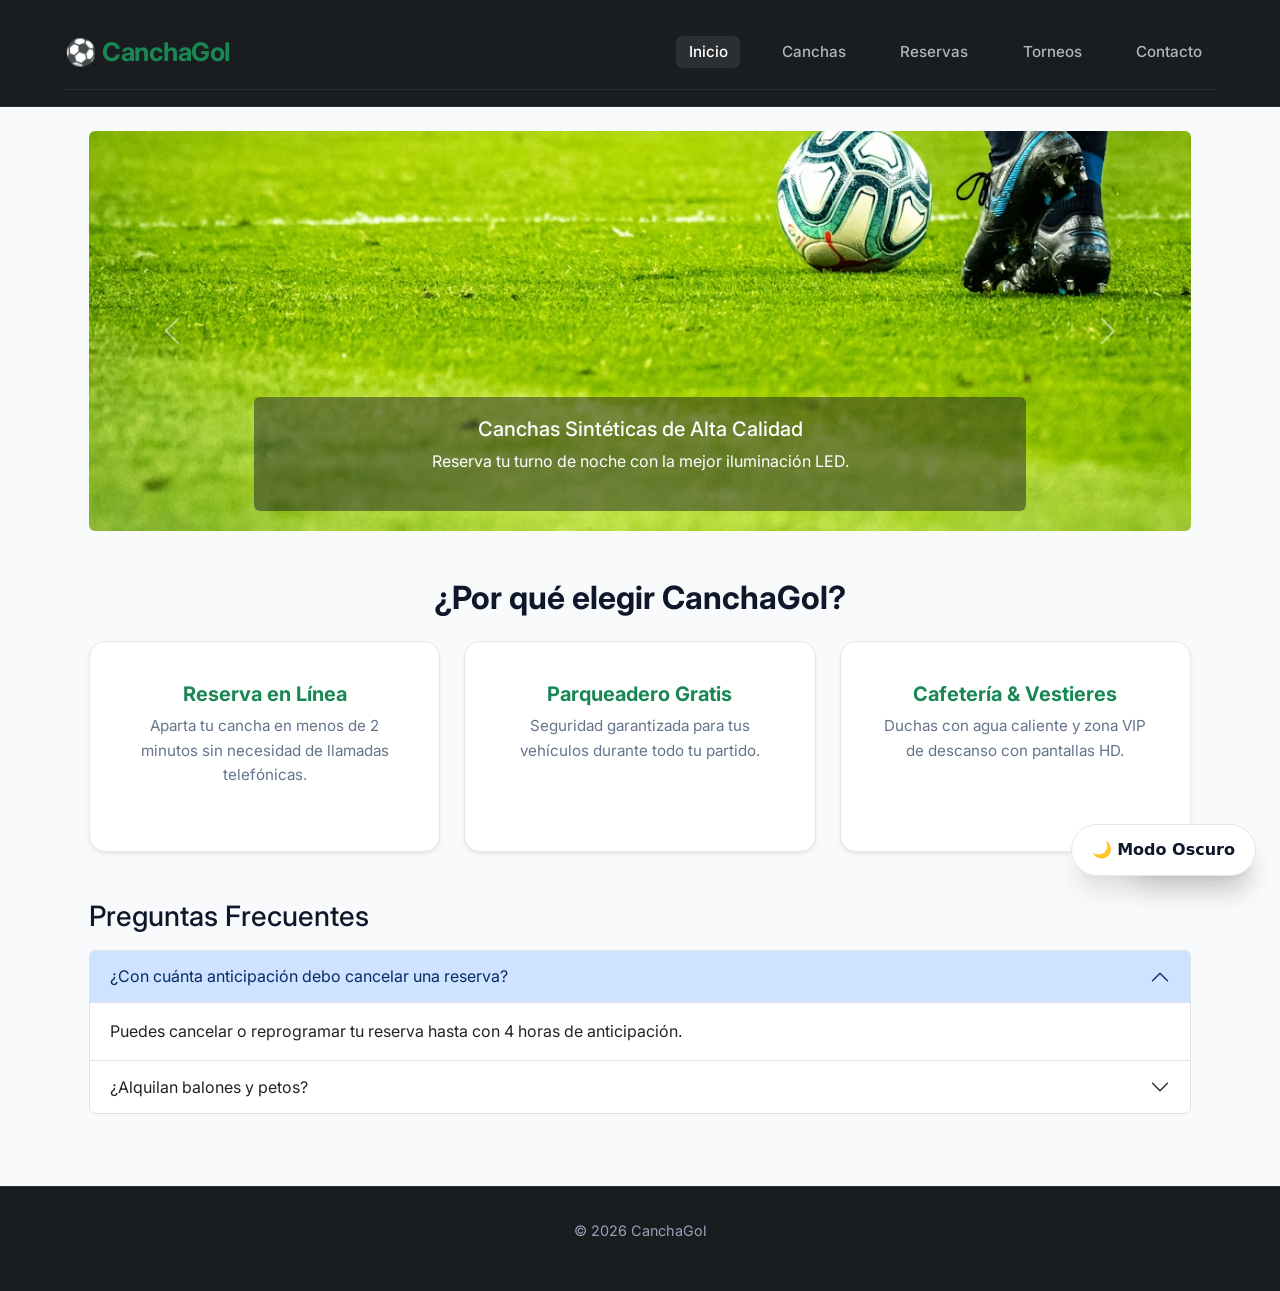
<file: index.html>
<!DOCTYPE html>
<html lang="es">
<head>
    <meta charset="UTF-8">
    <meta name="viewport" content="width=device-width, initial-scale=1.0">
    <title>CanchaGol - Reserva de Canchas</title>
    <!-- Bootstrap 5 CSS: se mantiene solo para el carousel y el accordion de esta página -->
    <link href="https://cdn.jsdelivr.net/npm/bootstrap@5.3.0/dist/css/bootstrap.min.css" rel="stylesheet">
    <link rel="stylesheet" href="css/styles.css">
</head>
<body>

    <!-- Encabezado / Navbar: igual al de canchas.html (misma clase .header/.navbar/.nav-links) -->
    <header class="header">
        <nav class="navbar">
            <a href="index.html" class="logo">⚽ CanchaGol</a>
            <ul class="nav-links">
                <li><a href="index.html" class="active">Inicio</a></li>
                <li><a href="pages/canchas.html">Canchas</a></li>
                <li><a href="pages/reservas.html">Reservas</a></li>
                <li><a href="pages/dashboard.html">Torneos</a></li>
                <li><a href="pages/contacto.html">Contacto</a></li>
            </ul>
        </nav>
    </header>

    <main class="container my-4">
        <!-- Componente Carousel -->
        <section id="carouselPro" class="carousel slide mb-5" data-bs-ride="carousel">
            <div class="carousel-inner rounded">
                <div class="carousel-item active">
                    <img src="img/foto1.avif" class="d-block w-100" style="max-height: 400px; object-fit: cover;" alt="Cancha Sintética">
                    <div class="carousel-caption d-none d-md-block bg-dark bg-opacity-50 rounded">
                        <h5>Canchas Sintéticas de Alta Calidad</h5>
                        <p>Reserva tu turno de noche con la mejor iluminación LED.</p>
                    </div>
                </div>
                <div class="carousel-item">
                    <img src="img/foto2.avif" class="d-block w-100" style="max-height: 400px; object-fit: cover;" alt="Torneos">
                    <div class="carousel-caption d-none d-md-block bg-dark bg-opacity-50 rounded">
                        <h5>Organiza tus Torneos</h5>
                        <p>Las mejores instalaciones para tus campeonatos de empresa o amigos.</p>
                    </div>
                </div>
            </div>
            <button class="carousel-control-prev" type="button" data-bs-target="#carouselPro" data-bs-slide="prev">
                <span class="carousel-control-prev-icon"></span>
            </button>
            <button class="carousel-control-next" type="button" data-bs-target="#carouselPro" data-bs-slide="next">
                <span class="carousel-control-next-icon"></span>
            </button>
        </section>

        <!-- Destacados -->
        <section class="mb-5">
            <h2 class="text-center mb-4 fw-bold">¿Por qué elegir CanchaGol?</h2>
            <div class="row g-4">
                <div class="col-md-4">
                    <div class="card h-100 shadow-sm text-center p-3">
                        <div class="card-body">
                            <h5 class="card-title text-success">Reserva en Línea</h5>
                            <p class="card-text">Aparta tu cancha en menos de 2 minutos sin necesidad de llamadas telefónicas.</p>
                        </div>
                    </div>
                </div>
                <div class="col-md-4">
                    <div class="card h-100 shadow-sm text-center p-3">
                        <div class="card-body">
                            <h5 class="card-title text-success">Parqueadero Gratis</h5>
                            <p class="card-text">Seguridad garantizada para tus vehículos durante todo tu partido.</p>
                        </div>
                    </div>
                </div>
                <div class="col-md-4">
                    <div class="card h-100 shadow-sm text-center p-3">
                        <div class="card-body">
                            <h5 class="card-title text-success">Cafetería & Vestieres</h5>
                            <p class="card-text">Duchas con agua caliente y zona VIP de descanso con pantallas HD.</p>
                        </div>
                    </div>
                </div>
            </div>
        </section>

        <!-- Preguntas Frecuentes (Accordion) -->
        <section class="mb-5">
            <h3 class="mb-3">Preguntas Frecuentes</h3>
            <div class="accordion" id="accordionFAQ">
                <div class="accordion-item">
                    <h2 class="accordion-header">
                        <button class="accordion-button" type="button" data-bs-toggle="collapse" data-bs-target="#faq1">
                            ¿Con cuánta anticipación debo cancelar una reserva?
                        </button>
                    </h2>
                    <div id="faq1" class="accordion-collapse collapse show" data-bs-parent="#accordionFAQ">
                        <div class="accordion-body">Puedes cancelar o reprogramar tu reserva hasta con 4 horas de anticipación.</div>
                    </div>
                </div>
                <div class="accordion-item">
                    <h2 class="accordion-header">
                        <button class="accordion-button collapsed" type="button" data-bs-toggle="collapse" data-bs-target="#faq2">
                            ¿Alquilan balones y petos?
                        </button>
                    </h2>
                    <div id="faq2" class="accordion-collapse collapse" data-bs-parent="#accordionFAQ">
                        <div class="accordion-body">¡Sí! En la recepción puedes solicitar balones profesionales y juegos de petos sin costo extra.</div>
                    </div>
                </div>
            </div>
        </section>
    </main>

    
    <footer class="footer">
        <p>&copy; 2026 CanchaGol</p>
    </footer>

    <!-- Bootstrap 5 JS: se mantiene solo para el carousel y el accordion -->
    <script src="https://cdn.jsdelivr.net/npm/bootstrap@5.3.0/dist/js/bootstrap.bundle.min.js"></script>
    <script src="js/crud.js"></script>
    <script src="js/api.js"></script>
    <script src="js/app.js"></script>
</body>
</html>
</file>
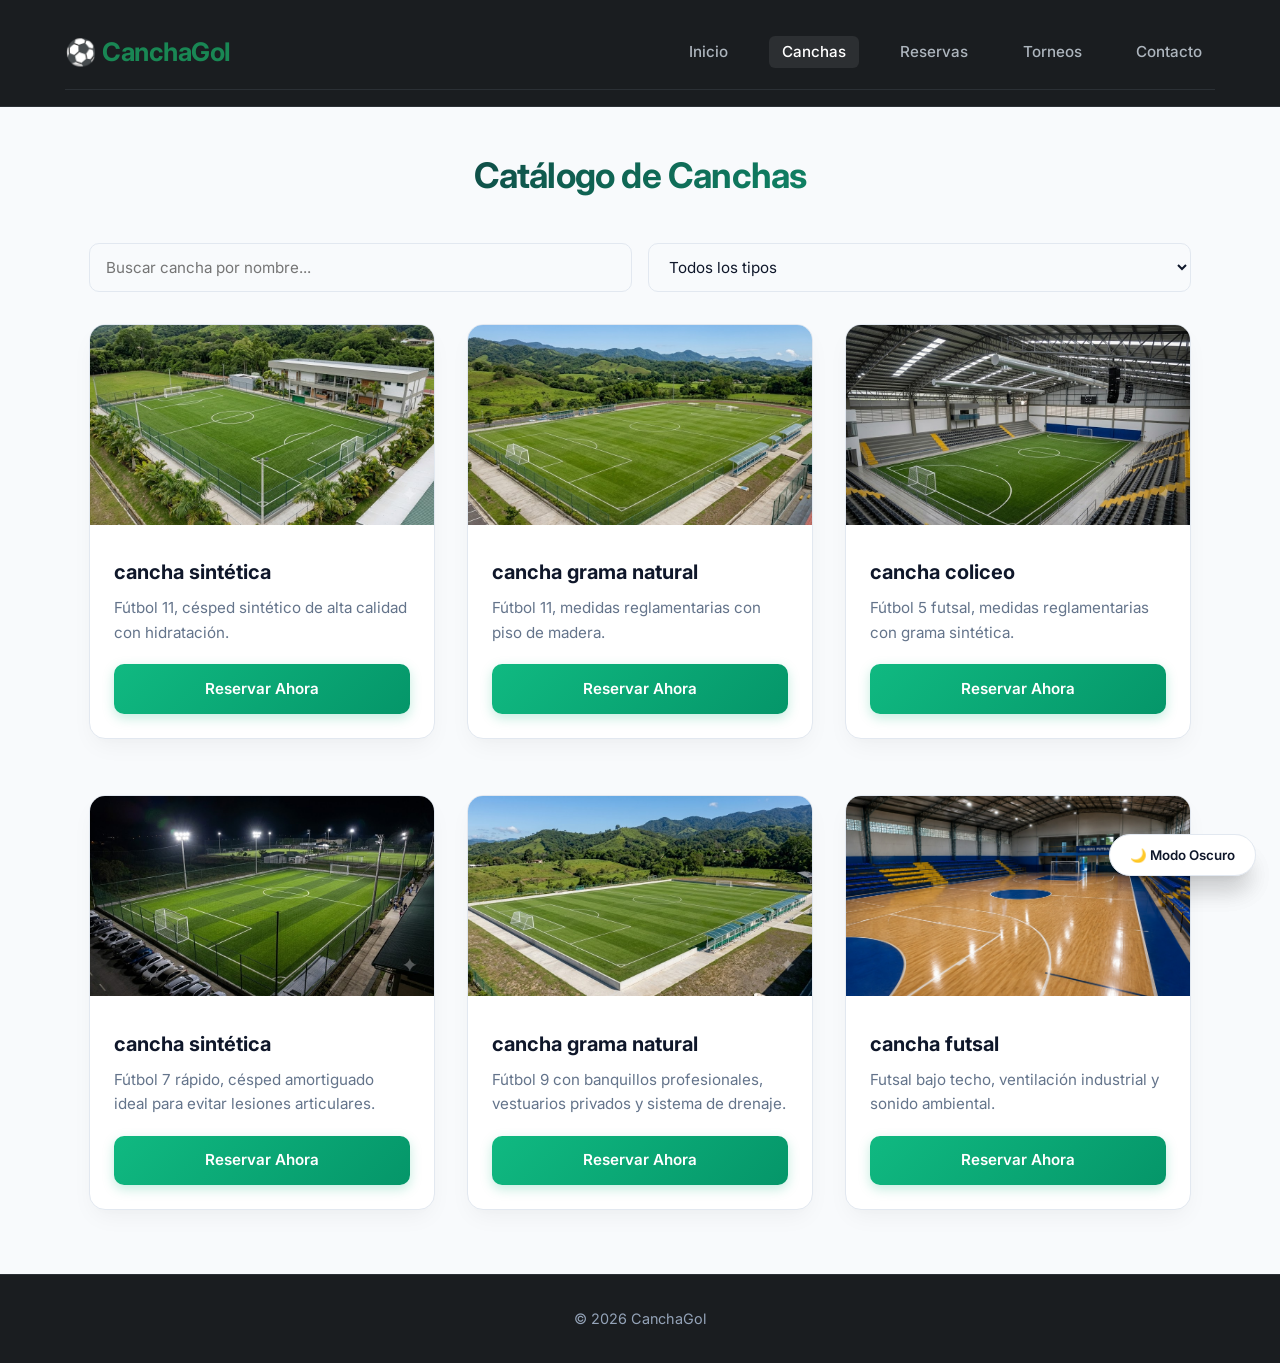
<file: pages/canchas.html>
<!DOCTYPE html>
<html lang="es">
<head>
    <meta charset="UTF-8">
    <meta name="viewport" content="width=device-width, initial-scale=1.0">
    <title>Canchas - CanchaGol</title>
    <link rel="stylesheet" href="../css/styles.css">
</head>
<body>

    <header class="header">
        <nav class="navbar">
            <a href="../index.html" class="logo">⚽ CanchaGol</a>
            <ul class="nav-links">
                <li><a href="../index.html">Inicio</a></li>
                <li><a href="canchas.html" class="active">Canchas</a></li>
                <li><a href="reservas.html">Reservas</a></li>
                <li><a href="dashboard.html">Torneos</a></li>
                <li><a href="contacto.html">Contacto</a></li>
            </ul>
        </nav>
    </header>

    <main class="container">
        <h1 class="page-title">Catálogo de Canchas</h1>

        <!-- Filtros de búsqueda -->
        <section class="filtros-bar">
            <input type="text" id="inputBuscador" placeholder="Buscar cancha por nombre...">
            <select id="selectFiltroTipo">
                <option value="todos">Todos los tipos</option>
                <option value="sintetica">Sintética</option>
                <option value="grama">Grama Natural</option>
                <option value="coliseo">Coliseo / Techada</option>
            </select>
        </section>

        <!-- Grilla de canchas (6 Opciones) -->
        <section class="grid-canchas">
            <!-- Cancha 1 -->
            <article class="card tarjeta-cancha" data-tipo="sintetica">
                <img src="../img/cancha5.jpeg" alt="Cancha Sintética 1" class="card-img">
                <div class="card-body">
                    <h3 class="card-title">cancha sintética</h3>
                    <p class="card-text">Fútbol 11, césped sintético de alta calidad con hidratación.  
                    </p>
                    <a href="reservas.html" class="btn btn-primary" style="width: 100%;">Reservar Ahora</a>
                </div>
            </article>

            <!-- Cancha 2 -->
            <article class="card tarjeta-cancha" data-tipo="grama">
                <img src="../img/cancha6.jpeg" alt="Campo Natural Elite" class="card-img">
                <div class="card-body">
                    <h3 class="card-title">cancha grama natural</h3>
                    <p class="card-text">Fútbol 11, medidas reglamentarias con piso de madera.</p>
                    <a href="reservas.html" class="btn btn-primary" style="width: 100%;">Reservar Ahora</a>
                </div>
            </article>

            <!-- Cancha 3 -->
            <article class="card tarjeta-cancha" data-tipo="coliseo">
                <img src="../img/cancha1.jpeg" alt="Coliseo Futsal" class="card-img">
                <div class="card-body">
                    <h3 class="card-title">cancha coliceo</h3>
                    <p class="card-text">Fútbol 5 futsal, medidas reglamentarias con grama sintética.</p>
                    <a href="reservas.html" class="btn btn-primary" style="width: 100%;">Reservar Ahora</a>
                </div>
            </article>

            <!-- Cancha 4 -->
            <article class="card tarjeta-cancha" data-tipo="sintetica">
                <img src="../img/cancha4.jpeg" alt="Cancha Sintética 2" class="card-img">
                <div class="card-body">
                    <h3 class="card-title">cancha sintética</h3>
                    <p class="card-text">Fútbol 7 rápido, césped amortiguado ideal para evitar lesiones articulares.</p>
                    <a href="reservas.html" class="btn btn-primary" style="width: 100%;">Reservar Ahora</a>
                </div>
            </article>

            <!-- Cancha 5 -->
            <article class="card tarjeta-cancha" data-tipo="grama">
                <img src="../img/cancha3.jpeg" alt="Estadio Auxiliar Grama" class="card-img">
                <div class="card-body">
                    <h3 class="card-title">cancha grama natural</h3>
                    <p class="card-text">Fútbol 9 con banquillos profesionales, vestuarios privados y sistema de drenaje.</p>
                    <a href="reservas.html" class="btn btn-primary" style="width: 100%;">Reservar Ahora</a>
                </div>
            </article>

            <!-- Cancha 6 -->
            <article class="card tarjeta-cancha" data-tipo="coliseo">
                <img src="../img/cancha2.jpeg" alt="Arena Techada VIP" class="card-img">
                <div class="card-body">
                    <h3 class="card-title">cancha futsal</h3>
                    <p class="card-text">Futsal bajo techo, ventilación industrial y sonido ambiental.</p>
                    <a href="reservas.html" class="btn btn-primary" style="width: 100%;">Reservar Ahora</a>
                </div>
            </article>
        </section>
    </main>

    <footer class="footer">
        <p>&copy; 2026 CanchaGol </p>
    </footer>

    <script src="../js/crud.js"></script>
    <script src="../js/api.js"></script>
    <script src="../js/app.js"></script>
</body>
</html>
</file>
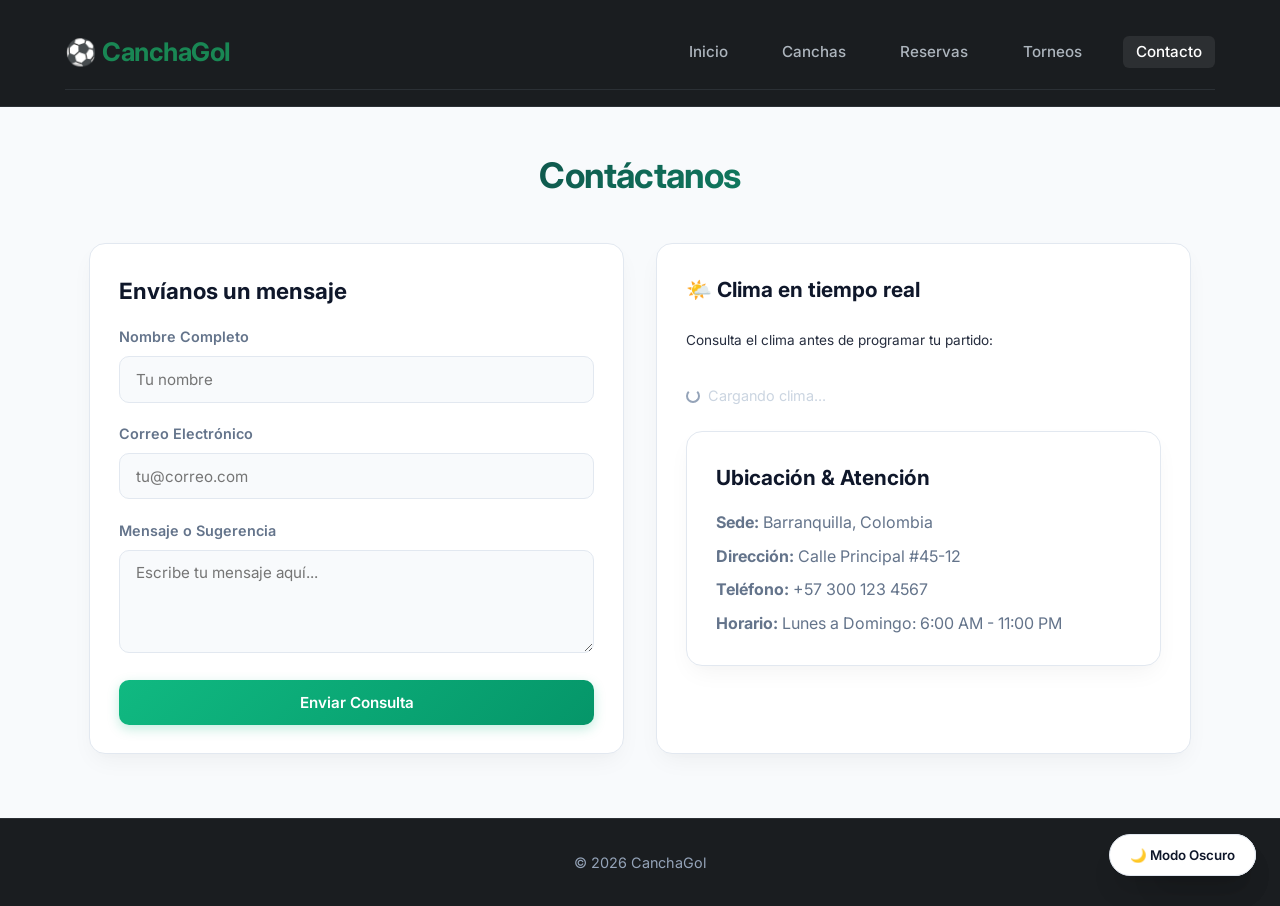
<file: pages/contacto.html>
<!DOCTYPE html>
<html lang="es">
<head>
    <meta charset="UTF-8">
    <meta name="viewport" content="width=device-width, initial-scale=1.0">
    <title>Contacto - CanchaGol</title>
    <link rel="stylesheet" href="../css/styles.css">
</head>
<body>

    <header class="header">
        <nav class="navbar">
            <a href="../index.html" class="logo">⚽ CanchaGol</a>
            <ul class="nav-links">
                <li><a href="../index.html">Inicio</a></li>
                <li><a href="canchas.html">Canchas</a></li>
                <li><a href="reservas.html">Reservas</a></li>
                <li><a href="dashboard.html">Torneos</a></li>
                <li><a href="contacto.html" class="active">Contacto</a></li>
            </ul>
        </nav>
    </header>

    <main class="container">
        <h1 class="page-title">Contáctanos</h1>

        <div class="grid-2col">
            <!-- Formulario de Mensaje -->
            <section class="card">
                <h2 style="margin-bottom: 1rem; font-size: 1.4rem;">Envíanos un mensaje</h2>
                <form id="formContacto">
                    <div class="form-group">
                        <label for="contactoNombre">Nombre Completo</label>
                        <input type="text" id="contactoNombre" placeholder="Tu nombre" required>
                    </div>

                    <div class="form-group">
                        <label for="contactoEmail">Correo Electrónico</label>
                        <input type="email" id="contactoEmail" placeholder="tu@correo.com" required>
                    </div>

                    <div class="form-group">
                        <label for="contactoMensaje">Mensaje o Sugerencia</label>
                        <textarea id="contactoMensaje" rows="4" placeholder="Escribe tu mensaje aquí..." required></textarea>
                    </div>

                    <button type="submit" id="btnEnviarContacto" class="btn btn-primary" style="width: 100%;">Enviar Consulta</button>
                </form>
            </section>

            <!-- Widget Clima e Información -->
            <section class="card" style="display: flex; flex-direction: column; gap: 1.5rem;">
                    <h2 style="font-size: 1.3rem;">🌤️ Clima en tiempo real</h2>
                    <p style="font-size: 0.85rem; opacity: 0.9;">Consulta el clima antes de programar tu partido:</p>
                    <div id="contenedorClima">
                        <p id="climaCargando" style="margin-top: 0.5rem; font-size: 0.9rem;">Cargando estado del tiempo...</p>
                    </div>

                <article class="card">
                    <h2 style="margin-bottom: 1rem; font-size: 1.3rem;">Ubicación & Atención</h2>
                    <p style="margin-bottom: 0.5rem; color: var(--text-muted);"><strong>Sede:</strong> Barranquilla, Colombia</p>
                    <p style="margin-bottom: 0.5rem; color: var(--text-muted);"><strong>Dirección:</strong> Calle Principal #45-12</p>
                    <p style="margin-bottom: 0.5rem; color: var(--text-muted);"><strong>Teléfono:</strong> +57 300 123 4567</p>
                    <p style="color: var(--text-muted);"><strong>Horario:</strong> Lunes a Domingo: 6:00 AM - 11:00 PM</p>
                </article>
            </section>

        
        </div>
    </main>

    <footer class="footer">
        <p>&copy; 2026 CanchaGol </p>
    </footer>

    <script src="../js/crud.js"></script>
    <script src="../js/api.js"></script>
    <script src="../js/app.js"></script>
    <script src="../js/contacto.js"></script>
</body>
</html>
</file>
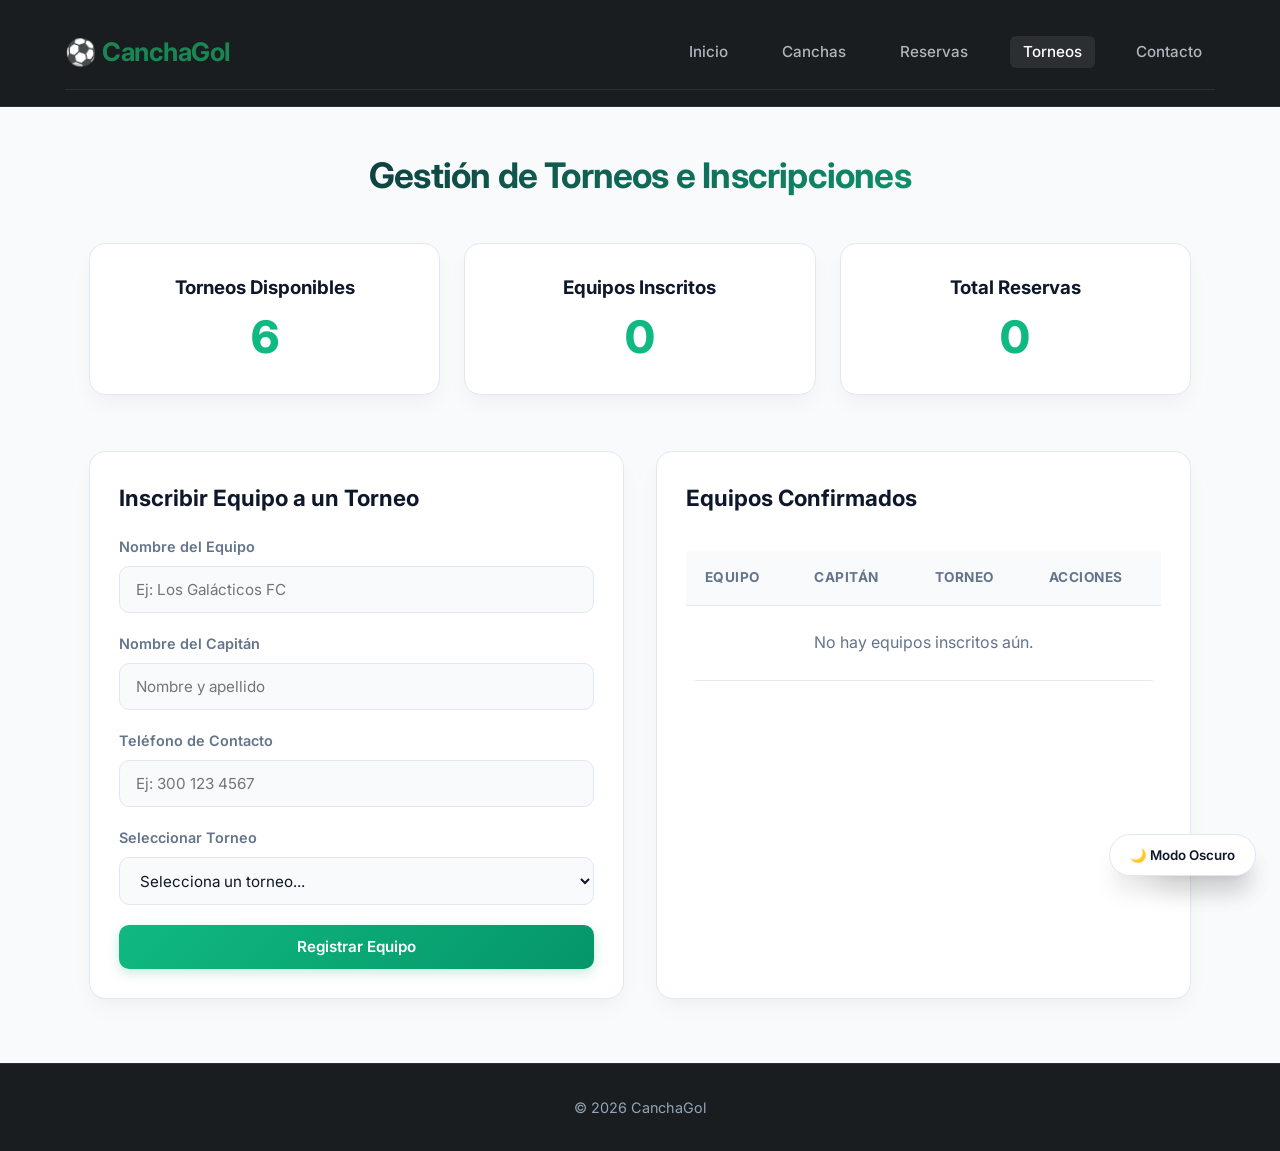
<file: pages/dashboard.html>
<!DOCTYPE html>
<html lang="es">
<head>
    <meta charset="UTF-8">
    <meta name="viewport" content="width=device-width, initial-scale=1.0">
    <title>Dashboard Torneos - CanchaGol</title>
    <link rel="stylesheet" href="../css/styles.css">
</head>
<body>

    <header class="header">
        <nav class="navbar">
            <a href="../index.html" class="logo">⚽ CanchaGol</a>
            <ul class="nav-links">
                <li><a href="../index.html">Inicio</a></li>
                <li><a href="canchas.html">Canchas</a></li>
                <li><a href="reservas.html">Reservas</a></li>
                <li><a href="dashboard.html" class="active">Torneos</a></li>
                <li><a href="contacto.html">Contacto</a></li>
            </ul>
        </nav>
    </header>

    <main class="container">
        <h1 class="page-title">Gestión de Torneos e Inscripciones</h1>

        <!-- Métricas Rápidas -->
        <section class="grid-stats">
            <div class="card stat-card">
                <h3>Torneos Disponibles</h3>
                <p class="stat-number">6</p>
            </div>
            <div class="card stat-card">
                <h3>Equipos Inscritos</h3>
                <p class="stat-number" id="statTotalEquipos">0</p>
            </div>
            <div class="card stat-card">
                <h3>Total Reservas</h3>
                <p class="stat-number" id="statTotalReservas">0</p>
            </div>
        </section>

        <div class="grid-2col">
            <!-- Formulario para Registrar Equipo -->
            <section class="card">
                <h2 style="margin-bottom: 1.2rem; font-size: 1.4rem;">Inscribir Equipo a un Torneo</h2>
                <form id="formTorneo">
                    <div class="form-group">
                        <label for="nombreEquipo">Nombre del Equipo</label>
                        <input type="text" id="nombreEquipo" placeholder="Ej: Los Galácticos FC" required>
                    </div>

                    <div class="form-group">
                        <label for="nombreCapitan">Nombre del Capitán</label>
                        <input type="text" id="nombreCapitan" placeholder="Nombre y apellido" required>
                    </div>

                    <div class="form-group">
                        <label for="telefonoCapitan">Teléfono de Contacto</label>
                        <input type="tel" id="telefonoCapitan" placeholder="Ej: 300 123 4567" required>
                    </div>

                    <div class="form-group">
                        <label for="torneoSelect">Seleccionar Torneo</label>
                        <select id="torneoSelect" required>
                            <option value="" disabled selected>Selecciona un torneo...</option>
                            <option value="Copa Empresarial (Fútbol 7)">Copa Empresarial (Fútbol 7)</option>
                            <option value="Torneo Relámpago (Futsal)">Torneo Relámpago (Futsal)</option>
                            <option value="Torneo Intercolegial (Fútbol 11)">Torneo Intercolegial (Fútbol 11)</option>
                            <option value="Torneo Amateur (Fútbol 5)">Torneo Amateur (Fútbol 5)</option>
                            <option value="Torneo Profesional (Fútbol 11)">Torneo Profesional (Fútbol 11)</option>
                            <option value="Torneo Distrital (Fútbol 7)">Torneo Distrital (Fútbol 7)</option>
                        </select>
                    </div>

                    <button type="submit" class="btn btn-primary" style="width: 100%;">Registrar Equipo</button>
                </form>
            </section>

            <!-- Lista de Equipos Inscritos -->
            <section class="card">
                <h2 style="margin-bottom: 1.2rem; font-size: 1.4rem;">Equipos Confirmados</h2>
                <div class="table-responsive">
                    <table class="tabla">
                        <thead>
                            <tr>
                                <th>Equipo</th>
                                <th>Capitán</th>
                                <th>Torneo</th>
                                <th>Acciones</th>
                            </tr>
                        </thead>
                        <tbody id="bodyTablaTorneos">
                            <!-- Inyección dinámica por JS -->
                        </tbody>
                    </table>
                </div>
            </section>
        </div>
    </main>

    <footer class="footer">
        <p>&copy; 2026 CanchaGol </p>
    </footer>

    <script src="../js/crud.js"></script>
    <script src="../js/api.js"></script>
    <script src="../js/app.js"></script>
</body>
</html>
</file>
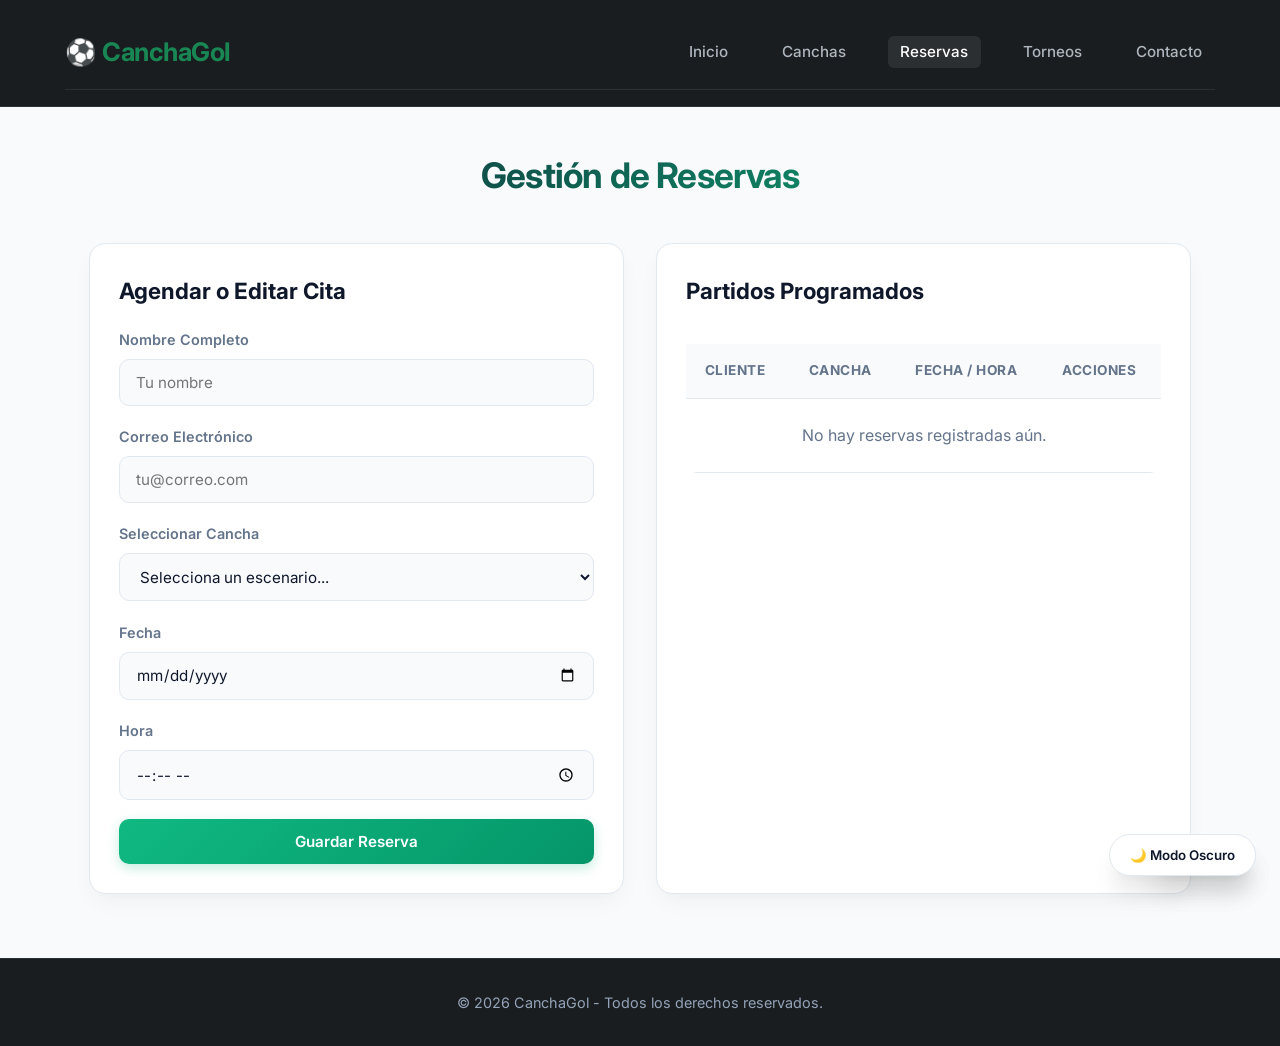
<file: pages/reservas.html>
<!DOCTYPE html>
<html lang="es">
<head>
    <meta charset="UTF-8">
    <meta name="viewport" content="width=device-width, initial-scale=1.0">
    <title>Reservas - CanchaGol</title>
    <link rel="stylesheet" href="../css/styles.css">
</head>
<body>

    <header class="header">
        <nav class="navbar">
            <a href="../index.html" class="logo">⚽ CanchaGol</a>
            <ul class="nav-links">
                <li><a href="../index.html">Inicio</a></li>
                <li><a href="canchas.html">Canchas</a></li>
                <li><a href="reservas.html" class="active">Reservas</a></li>
                <li><a href="dashboard.html">Torneos</a></li>
                <li><a href="contacto.html">Contacto</a></li>
            </ul>
        </nav>
    </header>

    <main class="container">
        <h1 class="page-title">Gestión de Reservas</h1>

        <div class="grid-2col">
            <!-- Formulario de Agendamiento -->
            <section class="card">
                <h2 style="margin-bottom: 1.2rem; font-size: 1.4rem;">Agendar o Editar Cita</h2>
                <form id="formReserva">
                    <div class="form-group">
                        <label for="clienteNombre">Nombre Completo</label>
                        <input type="text" id="clienteNombre" placeholder="Tu nombre" required>
                    </div>

                    <div class="form-group">
                        <label for="clienteEmail">Correo Electrónico</label>
                        <input type="email" id="clienteEmail" placeholder="tu@correo.com" required>
                    </div>

                    <div class="form-group">
                        <label for="canchaSelect">Seleccionar Cancha</label>
                        <select id="canchaSelect" required>
                            <option value="" disabled selected>Selecciona un escenario...</option>
                            <option value="Cancha Sintética 1">Cancha Sintética  (FUTBOL  7) 
                            <option value="Campo Natural Elite">Cancha grama Natural (FUTBOL 9)
                            <option value="Coliseo Futsal">Coliseo Sintética 
                            <option value="Cancha Sintética 1">Cancha coliseo</option>
                            <option value="Campo Natural Elite">cancha Sintética ( FUTBOL 11) </option>
                            <option value="Coliseo Futsal">cancha Natural (FUTBOL 11) </option>
                            
                        </select>
                    </div>

                    <div class="form-group">
                        <label for="reservaFecha">Fecha</label>
                        <input type="date" id="reservaFecha" required>
                    </div>

                    <div class="form-group">
                        <label for="reservaHora">Hora</label>
                        <input type="time" id="reservaHora" required>
                    </div>

                    <button type="submit" class="btn btn-primary" style="width: 100%;">Guardar Reserva</button>
                </form>
            </section>

            <!-- Tabla de Reservas -->
            <section class="card">
                <h2 style="margin-bottom: 1.2rem; font-size: 1.4rem;">Partidos Programados</h2>
                <div class="table-responsive">
                    <table class="tabla">
                        <thead>
                            <tr>
                                <th>Cliente</th>
                                <th>Cancha</th>
                                <th>Fecha / Hora</th>
                                <th>Acciones</th>
                            </tr>
                        </thead>
                        <tbody id="bodyTablaReservas">
                            <!-- Inyección dinámica mediante crud.js -->
                        </tbody>
                    </table>
                </div>
            </section>
        </div>
    </main>

    <footer class="footer">
        <p>&copy; 2026 CanchaGol - Todos los derechos reservados.</p>
    </footer>

    <script src="../js/crud.js"></script>
    <script src="../js/api.js"></script>
    <script src="../js/app.js"></script>
</body>
</html>
</file>
<file: css/styles.css>
/*VARIABLES Y PALETA DE COLORES (SISTEMA DE DISEÑO)*/
   
@import url('https://fonts.googleapis.com/css2?family=Inter:wght@300;400;500;600;700&display=swap');

:root {
    --primary: #10b981;
    --primary-hover: #059669;
    --primary-glow: rgba(16, 185, 129, 0.25);
    
    --bg-main: #f8fafc;
    --bg-card: #ffffff;
    --bg-header: #1a1d20; 
    
    --text-main: #0f172a;
    --text-muted: #64748b;
    --border: #e2e8f0;
    
    --shadow-sm: 0 2px 4px rgba(0,0,0,0.02);
    --shadow-md: 0 10px 25px -5px rgba(0, 0, 0, 0.05), 0 8px 10px -6px rgba(0, 0, 0, 0.01);
    --shadow-lg: 0 20px 25px -5px rgba(0, 0, 0, 0.1), 0 8px 10px -6px rgba(0, 0, 0, 0.04);
}

/* MODO OSCURO (DARK MODE GLASS)*/
body.dark-mode {
    --bg-main: #0b0f19;
    --bg-card: #151c2c;
    --bg-header: #1a1d20;
    
    --text-main: #f8fafc;
    --text-muted: #94a3b8;
    --border: #1e293b;
    
    --shadow-md: 0 10px 25px -5px rgba(0, 0, 0, 0.5);
    --shadow-lg: 0 20px 25px -5px rgba(0, 0, 0, 0.7);
}

/* ==========================================================================
   ESTILOS BASE
   ========================================================================== */
* {
    box-sizing: border-box;
    margin: 0;
    padding: 0;
    font-family: 'Inter', system-ui, -apple-system, sans-serif;
}

body {
    background-color: var(--bg-main);
    color: var(--text-main);
    line-height: 1.6;
    display: flex;
    flex-direction: column;
    min-height: 100vh;
    transition: background-color 0.4s ease, color 0.4s ease;
}

/* ==========================================================================
   HEADER Y NAVEGACIÓN (SIEMPRE OSCURO)
   ========================================================================== */
.header, header, nav.navbar {
    background-color: #1a1d20 !important;
    backdrop-filter: blur(12px);
    -webkit-backdrop-filter: blur(12px);
    padding: 1rem 0;
    position: sticky;
    top: 0;
    z-index: 100;
    border-bottom: 1px solid #2b3035 !important;
}

.navbar {
    background-color: #1a1d20 !important;
    max-width: 1150px;
    margin: 0 auto;
    padding: 0 1.5rem;
    display: flex;
    justify-content: space-between;
    align-items: center;
}

.logo, .navbar-brand {
    color: #198754 !important;
    font-size: 1.6rem;
    font-weight: 700;
    text-decoration: none;
    letter-spacing: -0.5px;
    display: flex;
    align-items: center;
    gap: 0.5rem;
}

.nav-links, .navbar-nav {
    display: flex;
    list-style: none;
    gap: 1.8rem;
    align-items: center;
    margin: 0;
    padding: 0;
}

.nav-links a, .navbar-nav .nav-link {
    color: #adb5bd !important;
    text-decoration: none;
    font-weight: 500;
    font-size: 0.95rem;
    transition: all 0.2s ease;
    padding: 0.4rem 0.8rem;
    border-radius: 6px;
}

.nav-links a:hover,
.nav-links a.active,
.navbar-nav .nav-link:hover,
.navbar-nav .nav-link.active {
    color: #ffffff !important;
    background: rgba(255, 255, 255, 0.08);
}

/* ==========================================================================
   CONTENEDORES Y TARJETAS
   ========================================================================== */
.container {
    max-width: 1150px;
    margin: 2.5rem auto;
    padding: 0 1.5rem;
    flex: 1;
    width: 100%;
}

.page-title {
    text-align: center;
    margin-bottom: 2.5rem;
    font-size: 2.2rem;
    font-weight: 700;
    letter-spacing: -0.8px;
    background: linear-gradient(135deg, var(--text-main) 0%, var(--primary) 100%);
    -webkit-background-clip: text;
    -webkit-text-fill-color: transparent;
}

.card {
    background-color: var(--bg-card);
    border: 1px solid var(--border);
    border-radius: 16px;
    padding: 1.8rem;
    box-shadow: var(--shadow-md);
    margin-bottom: 1.5rem;
    transition: transform 0.3s ease, box-shadow 0.3s ease;
}

.card:hover {
    box-shadow: var(--shadow-lg);
}

.grid-2col {
    display: grid;
    grid-template-columns: 1fr;
    gap: 2rem;
}

@media (min-width: 768px) {
    .grid-2col {
        grid-template-columns: 1fr 1fr;
    }
}

/* ==========================================================================
   FORMULARIOS Y ENTRADAS DE DATOS
   ========================================================================== */
.form-group {
    margin-bottom: 1.2rem;
}

.form-group label {
    display: block;
    margin-bottom: 0.5rem;
    font-weight: 600;
    font-size: 0.9rem;
    color: var(--text-muted);
}

.form-group input,
.form-group select,
.form-group textarea,
.filtros-bar input,
.filtros-bar select {
    width: 100%;
    padding: 0.8rem 1rem;
    border: 1px solid var(--border);
    border-radius: 10px;
    background-color: var(--bg-main);
    color: var(--text-main);
    font-size: 0.95rem;
    outline: none;
    transition: all 0.2s ease;
}

.form-group input:focus,
.form-group select:focus,
.form-group textarea:focus {
    border-color: var(--primary);
    box-shadow: 0 0 0 4px var(--primary-glow);
}

/* ==========================================================================
   BOTONES E INTERACTIVIDAD
   ========================================================================== */
.btn {
    display: inline-flex;
    align-items: center;
    justify-content: center;
    padding: 0.8rem 1.6rem;
    border: none;
    border-radius: 10px;
    cursor: pointer;
    font-weight: 600;
    font-size: 0.95rem;
    text-decoration: none;
    transition: all 0.2s ease;
    gap: 0.5rem;
}

.btn-primary, .btn-success {
    background: linear-gradient(135deg, var(--primary) 0%, var(--primary-hover) 100%);
    color: #ffffff;
    box-shadow: 0 4px 12px var(--primary-glow);
}

.btn-primary:hover, .btn-success:hover {
    transform: translateY(-2px);
    box-shadow: 0 6px 20px var(--primary-glow);
}

.btn-theme {
    position: fixed;
    bottom: 24px;
    right: 24px;
    background: var(--bg-card);
    color: var(--text-main);
    border: 1px solid var(--border);
    padding: 12px 20px;
    border-radius: 50px;
    cursor: pointer;
    box-shadow: var(--shadow-lg);
    font-weight: 600;
    z-index: 1000;
    backdrop-filter: blur(8px);
    transition: all 0.3s ease;
}

.btn-theme:hover {
    transform: scale(1.05);
}

/* ==========================================================================
   TABLA DE RESERVAS Y TORNEOS
   ========================================================================== */
.table-responsive {
    overflow-x: auto;
    border-radius: 12px;
}

.tabla {
    width: 100%;
    border-collapse: collapse;
    margin-top: 1rem;
    background-color: var(--bg-card);
}

.tabla th, .tabla td {
    padding: 1rem 1.2rem;
    text-align: left;
    border-bottom: 1px solid var(--border);
}

.tabla th {
    background-color: var(--bg-main);
    color: var(--text-muted);
    font-size: 0.85rem;
    text-transform: uppercase;
    letter-spacing: 0.5px;
}

.btn-editar, .btn-cancelar {
    padding: 0.4rem 0.8rem;
    border: none;
    border-radius: 6px;
    font-weight: 600;
    font-size: 0.85rem;
    cursor: pointer;
    transition: opacity 0.2s;
}

.btn-editar { background-color: #f59e0b; color: white; margin-right: 0.4rem; }
.btn-cancelar { background-color: #ef4444; color: white; }
.btn-editar:hover, .btn-cancelar:hover { opacity: 0.85; }

/* ==========================================================================
   TARJETAS DE CANCHAS Y DASHBOARD
   ========================================================================== */
.filtros-bar {
    display: flex;
    gap: 1rem;
    margin-bottom: 2rem;
}

.grid-canchas {
    display: grid;
    grid-template-columns: repeat(auto-fit, minmax(300px, 1fr));
    gap: 2rem;
}

.tarjeta-cancha {
    overflow: hidden;
    padding: 0;
}

.card-img {
    width: 100%;
    height: 200px;
    object-fit: cover;
}

.card-body {
    padding: 1.5rem;
}

.card-title {
    font-size: 1.25rem;
    font-weight: 700;
    margin-bottom: 0.5rem;
}

.card-text {
    color: var(--text-muted);
    font-size: 0.95rem;
    margin-bottom: 1.2rem;
}

.grid-stats {
    display: grid;
    grid-template-columns: repeat(auto-fit, minmax(220px, 1fr));
    gap: 1.5rem;
    margin-bottom: 2rem;
}

.stat-card {
    background: var(--bg-card);
    border: 1px solid var(--border);
    padding: 1.8rem;
    border-radius: 16px;
    text-align: center;
    box-shadow: var(--shadow-md);
}

.stat-number {
    font-size: 2.8rem;
    font-weight: 800;
    color: var(--primary);
    line-height: 1.2;
    margin-top: 0.5rem;
}

/* ==========================================================================
   FOOTER
   ========================================================================== */
.footer {
    background-color: #1a1d20;
    color: #94a3b8;
    text-align: center;
    padding: 2rem 0;
    margin-top: auto;
    font-size: 0.9rem;
    border-top: 1px solid #2b3035;
}

/* ==========================================================================
   RESPONSIVE - MÓVIL
   ========================================================================== */
@media (max-width: 640px) {
    .navbar {
        flex-direction: column;
        gap: 0.8rem;
        padding: 0 1rem;
    }

    .nav-links, .navbar-nav {
        flex-wrap: wrap;
        justify-content: center;
        gap: 0.6rem 1rem;
    }

    .page-title {
        font-size: 1.6rem;
    }

    .container {
        padding: 0 1rem;
        margin: 1.5rem auto;
    }

    .card {
        padding: 1.2rem;
    }

    .tabla th, .tabla td {
        padding: 0.7rem 0.8rem;
        font-size: 0.85rem;
    }

    .btn-editar, .btn-cancelar {
        display: block;
        width: 100%;
        margin: 0.3rem 0;
    }

    .grid-canchas {
        grid-template-columns: 1fr;
    }

    .filtros-bar {
        flex-direction: column;
    }

    img, .card-img {
        max-width: 100%;
        height: auto;
    }
}
</file>
